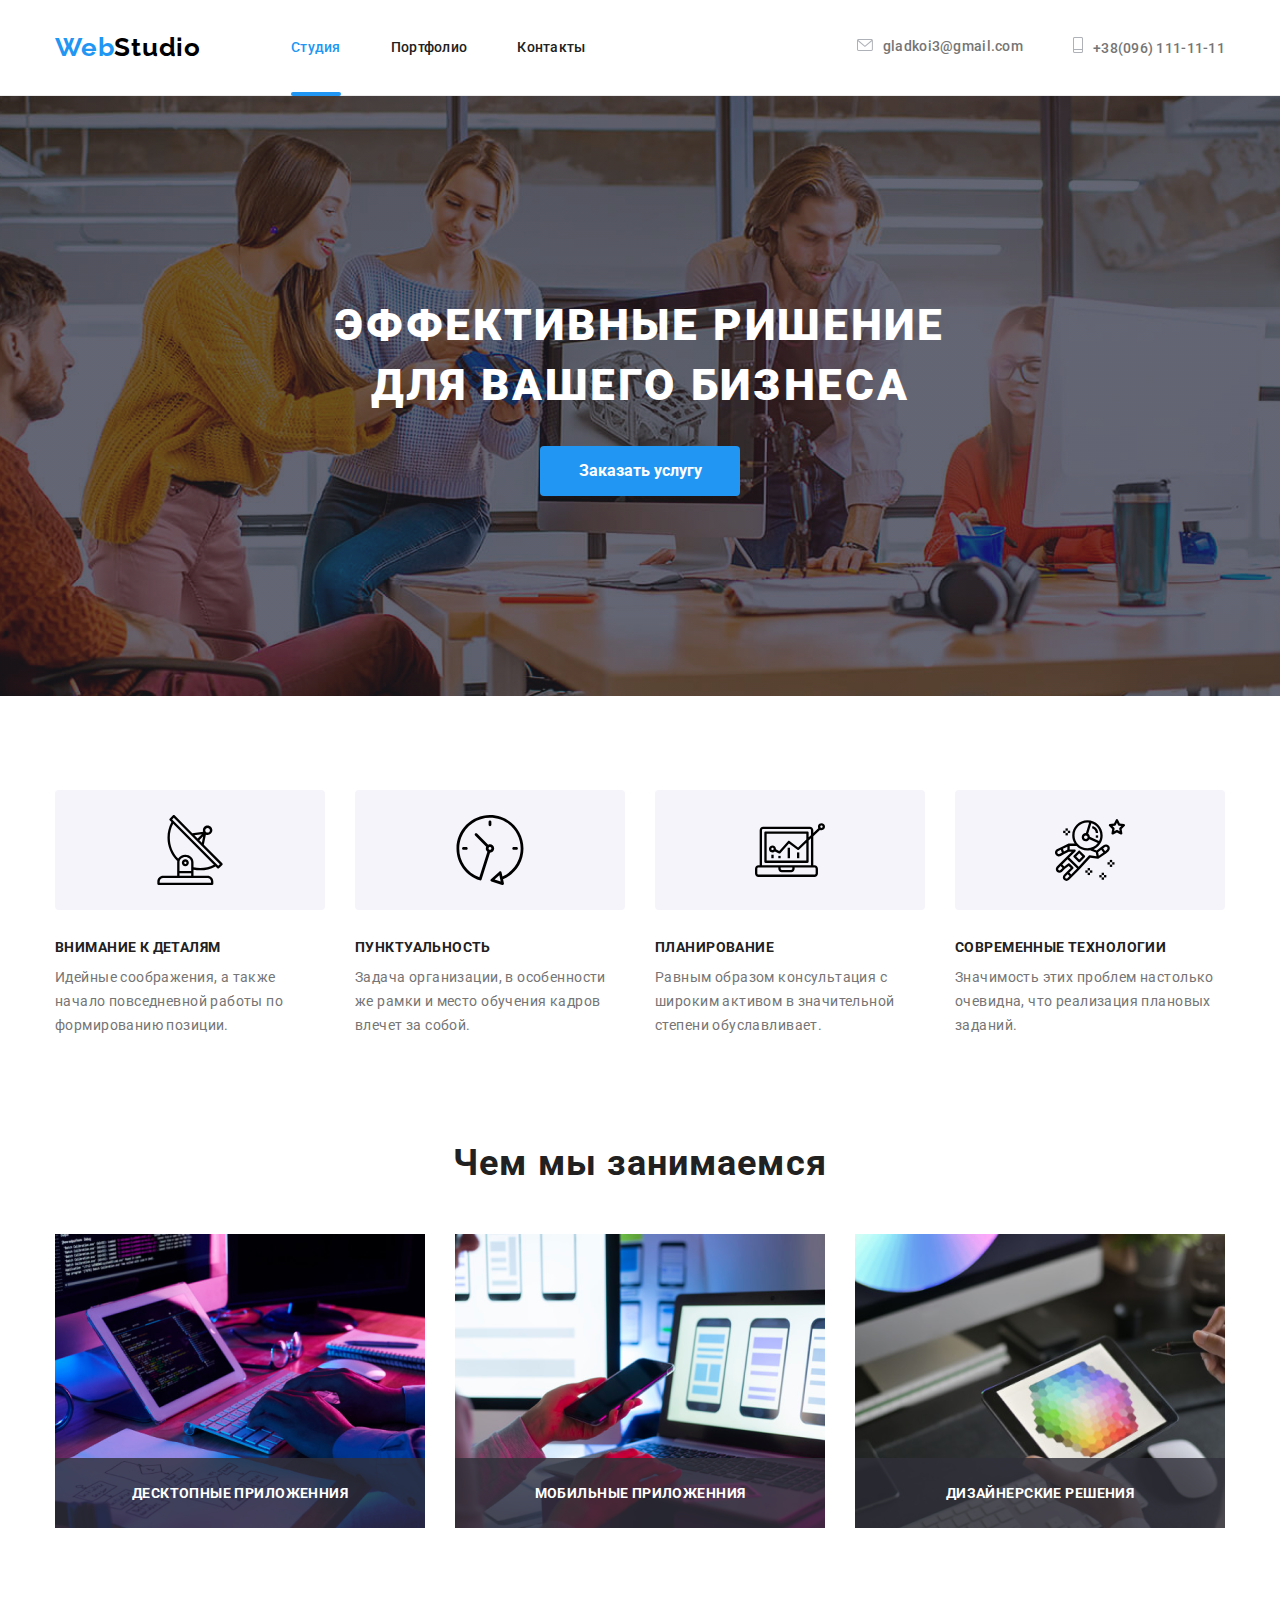
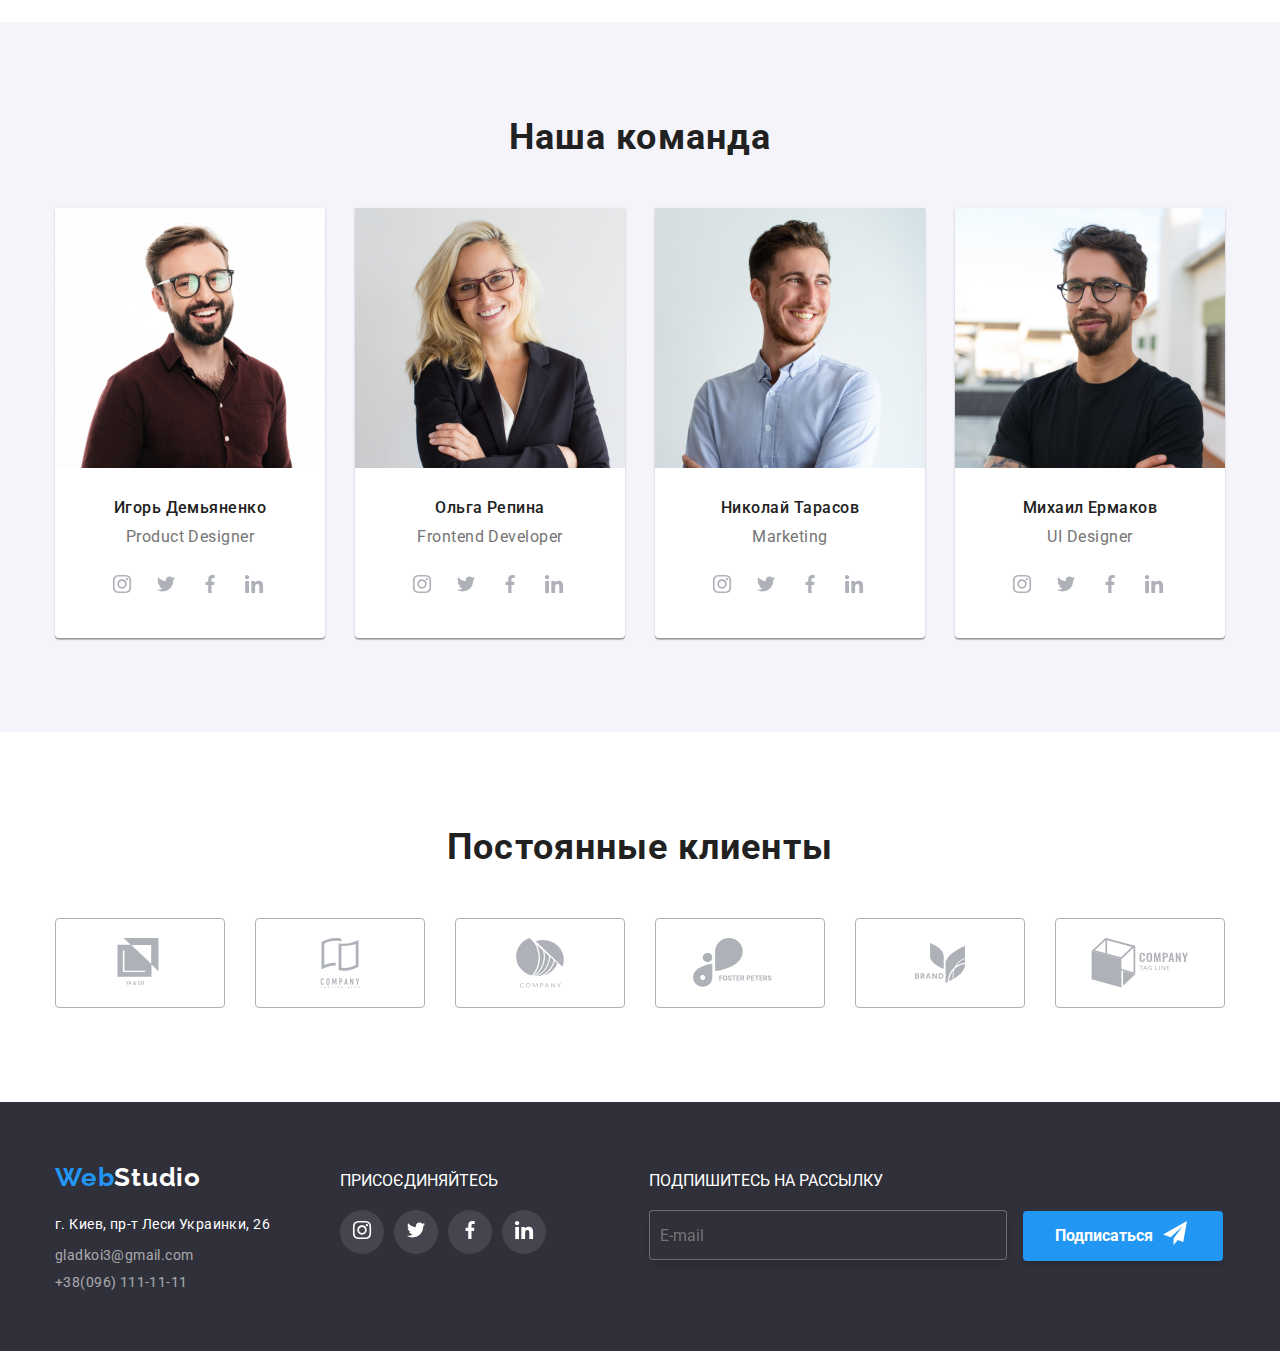
<file: index.html>
<!DOCTYPE html>
<html lang="ru">

<head>
  <!-- Служебная информация -->
  <meta charset="utf-8" />
  <title>ДЗ по первому</title>
  <link rel="preconnect" href="https://fonts.gstatic.com" />
  <link href="https://fonts.googleapis.com/css2?family=Raleway:wght@700&family=Roboto:wght@400;500;700;900&display=swap"
    rel="stylesheet" />
  <link rel="stylesheet"
    href="https://cdnjs.cloudflare.com/ajax/libs/modern-normalize/1.0.0/modern-normalize.min.css" />
  <link rel="stylesheet" href="./css/main.min.css" />
</head>

<body>
  <!---Шапка -->
  <header class="header">
    <div class="container">
      <nav class="site-nav">
        <a href="" class="logo"><span class="logo-accent">Web</span><span class="logo-studio">Studio</span>
        </a>

        <ul class="site-nav__item list">
          <li class="site-nav__menu">
            <a href="./index.html" class="site-nav__link line current">Студия</a>
          </li>
          <li class="site-nav__menu">
            <a href="./portfolio.html" class="site-nav__link line">Портфолио</a>
          </li>
          <li class="site-nav__menu">
            <a href="" class="site-nav__link line">Контакты</a>
          </li>
        </ul>
      </nav>
      <ul class="contacts list">
        <!-- Ссылка на адрес электронной почты  -->
        <li class="contacts__item">
          <a href="mailto:gladkoi3@gmail.com" class="contacts__link ">
            <svg class="contacts__mail">
              <use href="./svg/sprite.svg#senvelope" ></use>
            </svg>gladkoi3@gmail.com</a>
        </li>
        <!-- Ссылка на телефонный номер -->
        <li class="contacts__item">
          <a href="tel:+380961111111" class="contacts__link ">
            <svg class="contacts__tel">
              <use href="./svg/sprite.svg#smartphone"></use>
            </svg>+38(096) 111-11-11</a>
        </li>
      </ul>
    </div>
  </header>
  <!--Решение бизнеса -->

  <!-- Герой -->
  <main>
    <section class="hero">
      <div class="container">
        <h1 class="hero__title">
          ЭФФЕКТИВНЫЕ РИШЕНИЕ<br />
          ДЛЯ ВАШЕГО БИЗНЕСА
        </h1>
        <button data-modal-open class="hero__button current">Заказать услугу</button>
      </div>
    </section>
  </main>
  <!-- Преимущества(advantages) -->

  <section class="section advantages">
    <div class="container">
      <h2 class="section-title visually-hidden">Методология работы</h2>

      <ul class="advantages__list list">
        <div class="advantages__wraper">
          <li class="advantages__item">
            <svg class="advantages__icon">
              <use href="./svg/sprite.svg#antenna"></use>
            </svg>
            <h3 class="advantages__title">ВНИМАНИЕ К ДЕТАЛЯМ</h3>

            <p class="advantages__text">
              Идейные соображения, а также начало повседневной работы по
              формированию позиции.
            </p>
          </li>
          <li class="advantages__item">
            <svg class="advantages__icon">
              <use href="./svg/sprite.svg#clock"></use>
            </svg>

            <h3 class="advantages__title">ПУНКТУАЛЬНОСТЬ</h3>
            <p class="advantages__text">
              Задача организации, в особенности же рамки и место обучения
              кадров влечет за собой.
            </p>
          </li>
          <li class="advantages__item">
            <svg class="advantages__icon">
              <use href="./svg/sprite.svg#diagram"></use>
            </svg>
            <h3 class="advantages__title">ПЛАНИРОВАНИЕ</h3>
            <p class="advantages__text">
              Равным образом консультация с широким активом в значительной
              степени обуславливает.
            </p>
          </li>
          <li class="advantages__item">
            <svg class="advantages__icon">
              <use href="./svg/sprite.svg#astronaut"></use>
            </svg>
            <h3 class="advantages__title">СОВРЕМЕННЫЕ ТЕХНОЛОГИИ</h3>
            <p class="advantages__text">
              Значимость этих проблем настолько очевидна, что реализация
              плановых заданий.
            </p>
          </li>
        </div>
      </ul>
    </div>
  </section>

  <!--- Чем занимаемся -->

  <section class="section work">
    <div class="container">
      <h2 class="section-title">Чем мы занимаемся</h2>
      <ul class="work__list list">
        <li class="work__item">
          <div class="product-thumb">
            <a href=""></a>
            <img src="./img/1.png" alt="" width="370" height="294" />
            <div class="work__wrapper">
              <p class="work__text">ДЕСКТОПНЫЕ ПРИЛОЖЕННИЯ</p>
            </div>
          </div>
        </li>
        <li class="work__item">
          <div class="product-thumb">
            <a href=""></a>
            <img src="./img/2.png" alt="" width="370" height="294" />
            <div class="work__wrapper">
              <p class="work__text">МОБИЛЬНЫЕ ПРИЛОЖЕННИЯ</p>
            </div>
          </div>
        </li>
        <li class="work__item">
          <div class="product-thumb">
            <a href=""></a>
            <img src="./img/3.png" alt="" width="370" height="294" />
            <div class="work__wrapper">
              <p class="work__text">ДИЗАЙНЕРСКИЕ РЕШЕНИЯ</p>
            </div>
          </div>
        </li>
      </ul>
    </div>
  </section>

  <!-- Команда -->

  <section class="section team">
    <div class="container">
      <h2 class="section-title">Наша команда</h2>

      <ul class="team__list list">
        <li class="team__item">
          <img src="./img/Igor.jpg" alt="" width="270" height="260" />
          <div class="team-description">
            <h3 class="title">Игорь Демьяненко</h3>
            <p class="text"><span lang="en"> Product Designer</span></p>
            <ul class="social-list list">
              <li class="social-list__item">
                <a class="social-list__link" href="">
                  <svg class="social-list__icon">
                    <use href="./svg/sprite.svg#instagram"></use>
                  </svg>
                </a>
              </li>
              <li class="social-list__item">
                <a class="social-list__link" href="">
                  <svg class="social-list__icon">
                    <use href="./svg/sprite.svg#twitter"></use>
                  </svg>
                </a>
              </li>
              <li class="social-list___item">
                <a class="social-list__link" href="">
                  <svg class="social-list__icon">
                    <use href="./svg/sprite.svg#facebook"></use>
                  </svg>
                </a>
              </li>
              <li class="social-list___item">
                <a class="social-list__link" href="">
                  <svg class="social-list__icon">
                    <use href="./svg/sprite.svg#in"></use>
                  </svg>
                </a>
              </li>
            </ul>
          </div>
        </li>

        <li class="team__item">
          <img src="./img/Olga.jpg" alt="" width="270" height="260" />
          <div class="team-description">
            <h3 class="title">Ольга Репина</h3>
            <p class="text"><span lang="en">Frontend Developer</span></p>
            <ul class="social-list list">
              <li class="social-list__item">
                <a class="social-list__link" href="">
                  <svg class="social-list__icon">
                    <use href="./svg/sprite.svg#instagram"></use>
                  </svg>
                </a>
              </li>
              <li class="social-list__item">
                <a class="social-list__link" href="">
                  <svg class="social-list__icon">
                    <use href="./svg/sprite.svg#twitter"></use>
                  </svg>
                </a>
              </li>
              <li class="social-list__item">
                <a class="social-list__link" href="">
                  <svg class="social-list__icon">
                    <use href="./svg/sprite.svg#facebook"></use>
                  </svg>
                </a>
              </li>
              <li class="social-list__item">
                <a class="social-list__link" href="">
                  <svg class="social-list__icon">
                    <use href="./svg/sprite.svg#in"></use>
                  </svg>
                </a>
              </li>
            </ul>
          </div>
        </li>

        <li class="team__item">
          <img src="./img/Nikolai.jpg" alt="" width="270" height="260" />
          <div class="team-description">
            <h3 class="title">Николай Тарасов</h3>
            <p class="text"><span lang="en">Marketing</span></p>
            <ul class="social-list list">
              <li class="social-list___item">
                <a class="social-list__link" href="">
                  <svg class="social-list__icon">
                    <use href="./svg/sprite.svg#instagram"></use>
                  </svg>
                </a>
              </li>
              <li class="social-list___item">
                <a class="social-list__link" href="">
                  <svg class="social-list__icon">
                    <use href="./svg/sprite.svg#twitter"></use>
                  </svg>
                </a>
              </li>
              <li class="social-list___item">
                <a class="social-list__link" href="">
                  <svg class="social-list__icon">
                    <use href="./svg/sprite.svg#facebook"></use>
                  </svg>
                </a>
              </li>
              <li class="social-list___item">
                <a class="social-list__link" href="">
                  <svg class="social-list__icon">
                    <use href="./svg/sprite.svg#in"></use>
                  </svg>
                </a>
              </li>
            </ul>
          </div>
        </li>

        <li class="team__item">
          <img src="./img/Michail.jpg" alt="" width="270" height="260" />
          <div class="team-description">
            <h3 class="title">Михаил Ермаков</h3>
            <p class="text"><span lang="en">UI Designer</span></p>
            <ul class="social-list list">
              <li class="social-list__item">
                <a class="social-list__link" href="">
                  <svg class="social-list__icon">
                    <use href="./svg/sprite.svg#instagram"></use>
                  </svg>
                </a>
              </li>
              <li class="social-list__item">
                <a class="social-list__link" href="">
                  <svg class="social-list__icon">
                    <use href="./svg/sprite.svg#twitter"></use>
                  </svg>
                </a>
              </li>
              <li class="social-list__item">
                <a class="social-list__link" href="">
                  <svg class="social-list__icon">
                    <use href="./svg/sprite.svg#facebook"></use>
                  </svg>
                </a>
              </li>
              <li class="social-list__item">
                <a class="social-list__link" href="">
                  <svg class="social-list__icon">
                    <use href="./svg/sprite.svg#in"></use>
                  </svg>
                </a>
              </li>
            </ul>
          </div>
        </li>
      </ul>
    </div>
  </section>

  <section class="section  client">
    <div class="container">
      <h2 class="section-title">Постоянные клиенты</h2>
      <ul class="client__list list">
        <li class="client__item">
          <a class="client__link" href="">
            <svg class="client__icon">
              <use href="./svg/sprite.svg#logo1"></use>
            </svg>
          </a>
        </li>
        <li class="client__item">
          <a class="client__link" href="">
            <svg class="client__icon">
              <use href="./svg/sprite.svg#logo2"></use>
            </svg>
          </a>
        </li>
        <li class="client__item">
          <a class="client__link" href="">
            <svg class="client__icon">
              <use href="./svg/sprite.svg#logo3"></use>
            </svg>
          </a>
        </li>
        <li class="client__item">
          <a class="client__link" href="">
            <svg class="client__icon">
              <use href="./svg/sprite.svg#logo4"></use>
            </svg>
          </a>
        </li>
        <li class="client__item">
          <a class="client__link" href="">
            <svg class="client__icon">
              <use href="./svg/sprite.svg#logo5"></use>
            </svg>
          </a>
        </li>
        <li class="client__item">
          <a class="client__link" href="">
            <svg class="client__icon">
              <use href="./svg/sprite.svg#logo6"></use>
            </svg>
          </a>
        </li>
      </ul>
    </div>
  </section>
  </main>
  <!--Подвал-->

  <footer class="footer">
    <div class="container">
      <div class="addres-container">
        <a href="" class="logo"><span class="logo-accent">Web</span><span class="logo-white">Studio</span>
        </a>
        <address class="addres-text">г. Киев, пр-т Леси Украинки, 26</address>
        <ul class="footer-list list">
          <!-- Ссылка на адрес электронной почты  -->
          <li class="footer-list__addres">
            <a href="mailto:gladkoi3@gmail.com " class="link">gladkoi3@gmail.com</a>
          </li>
          <!-- Ссылка на телефонный номер -->
          <li class="footer-list__addres">
            <a href="tel:+380961111111" class="link">+38(096) 111-11-11</a>
          </li>
        </ul>
      </div>
      <div class="">
        <p class="footer-list__text">ПРИСОЄДИНЯЙТЕСЬ</p>
        <ul class="footer-list__items list">
          <li class="">
            <a class="footer-list__link" href="">
              <svg class="footer-list__icon">
                <use href="./svg/sprite.svg#instagram"></use>
              </svg>
            </a>
          </li>
          <li class="">
            <a class="footer-list__link" href="">
              <svg class="footer-list__icon">
                <use href="./svg/sprite.svg#twitter"></use>
              </svg>
            </a>
          </li>
          <li class="">
            <a class="footer-list__link" href="">
              <svg class="footer-list__icon">
                <use href="./svg/sprite.svg#facebook"></use>
              </svg>
            </a>
          </li>
          <li class="">
            <a class="footer-list__link" href="">
              <svg class="footer-list__icon">
                <use href="./svg/sprite.svg#in"></use>
              </svg>
            </a>
          </li>
        </ul>
      </div>
      <div class="futter-field">
        <p class="footer-list__text">Подпишитесь на рассылку</p>

        <input type="email" name="email" placeholder="E-mail" class="footer-input-field">
        <div class="contain-footer-field">
          <button type=" submit" class="button futter-button">Подписаться
            <a class="" href="">
              <svg class="footer-svg">
                <use href="./svg/sprite.svg#send"></use>
              </svg>
            </a>
          </button>

        </div>
      </div>
    </div>
  </footer>

  <div data-modal class="backdrop is-hidden">
    <div class="modal">
      <button data-modal-close class="modal-button">
        <svg class="modal-icon">
          <use href="./svg/sprite.svg#close1"></use>
        </svg>
      </button>


      <form class="form-field">

        <b class="text-form">Оставьте свои данные, мы вам перезвоним</b>

        <div class="form-field__wrapper">
          <label for="user-name" class="form-field__text">Имя</label>
          <input type="text" name="user-name" id="user-name" class="form-field__input">
          <svg class="form-field__icon">
            <use href="./svg/sprite.svg#man"></use>
          </svg>
        </div>

        <div class="form-field__wrapper ">
          <label for="tel" class="form-field__text">Телефон</label>
          <input type="tel" name="tel" id="tel" class="form-field__input">
          <svg class="form-field__icon">
            <use href="./svg/sprite.svg#mob"></use>
          </svg>
        </div>


        <div class="form-field__wrapper">
          <label for="email" class="form-field__text">Почта</label>
          <input type="tel" name="email" id="email" class="form-field__input">
          <svg class="form-field__icon">
            <use href="./svg/sprite.svg#mail"></use>
          </svg>
        </div>


        <div class="form-field__wrapper">
          <label for="comment" class="form-field__text">Комментарий</label>
          <textarea name="comment" id="comment" cols="30" rows="7" class="form-field__coment"></textarea>
        </div>

        <div class="checkbox">

          <label for="agreement" class="agreement-title">
            <input type="checkbox" name="agreement" id="agreement" class="checkbox__input">
            <span class="checkbox__icon"></span>
            Соглашаюсь с рассылкой и принимаю <a href="" class="checkbox__link"> Условия
              договора</a>
          </label>

        </div>

        <button type="submit" class="button">Отправить</button>


      </form>
    </div>
  </div>
  <script src="./js/modal.js"></script>
</body>

</html>
</file>
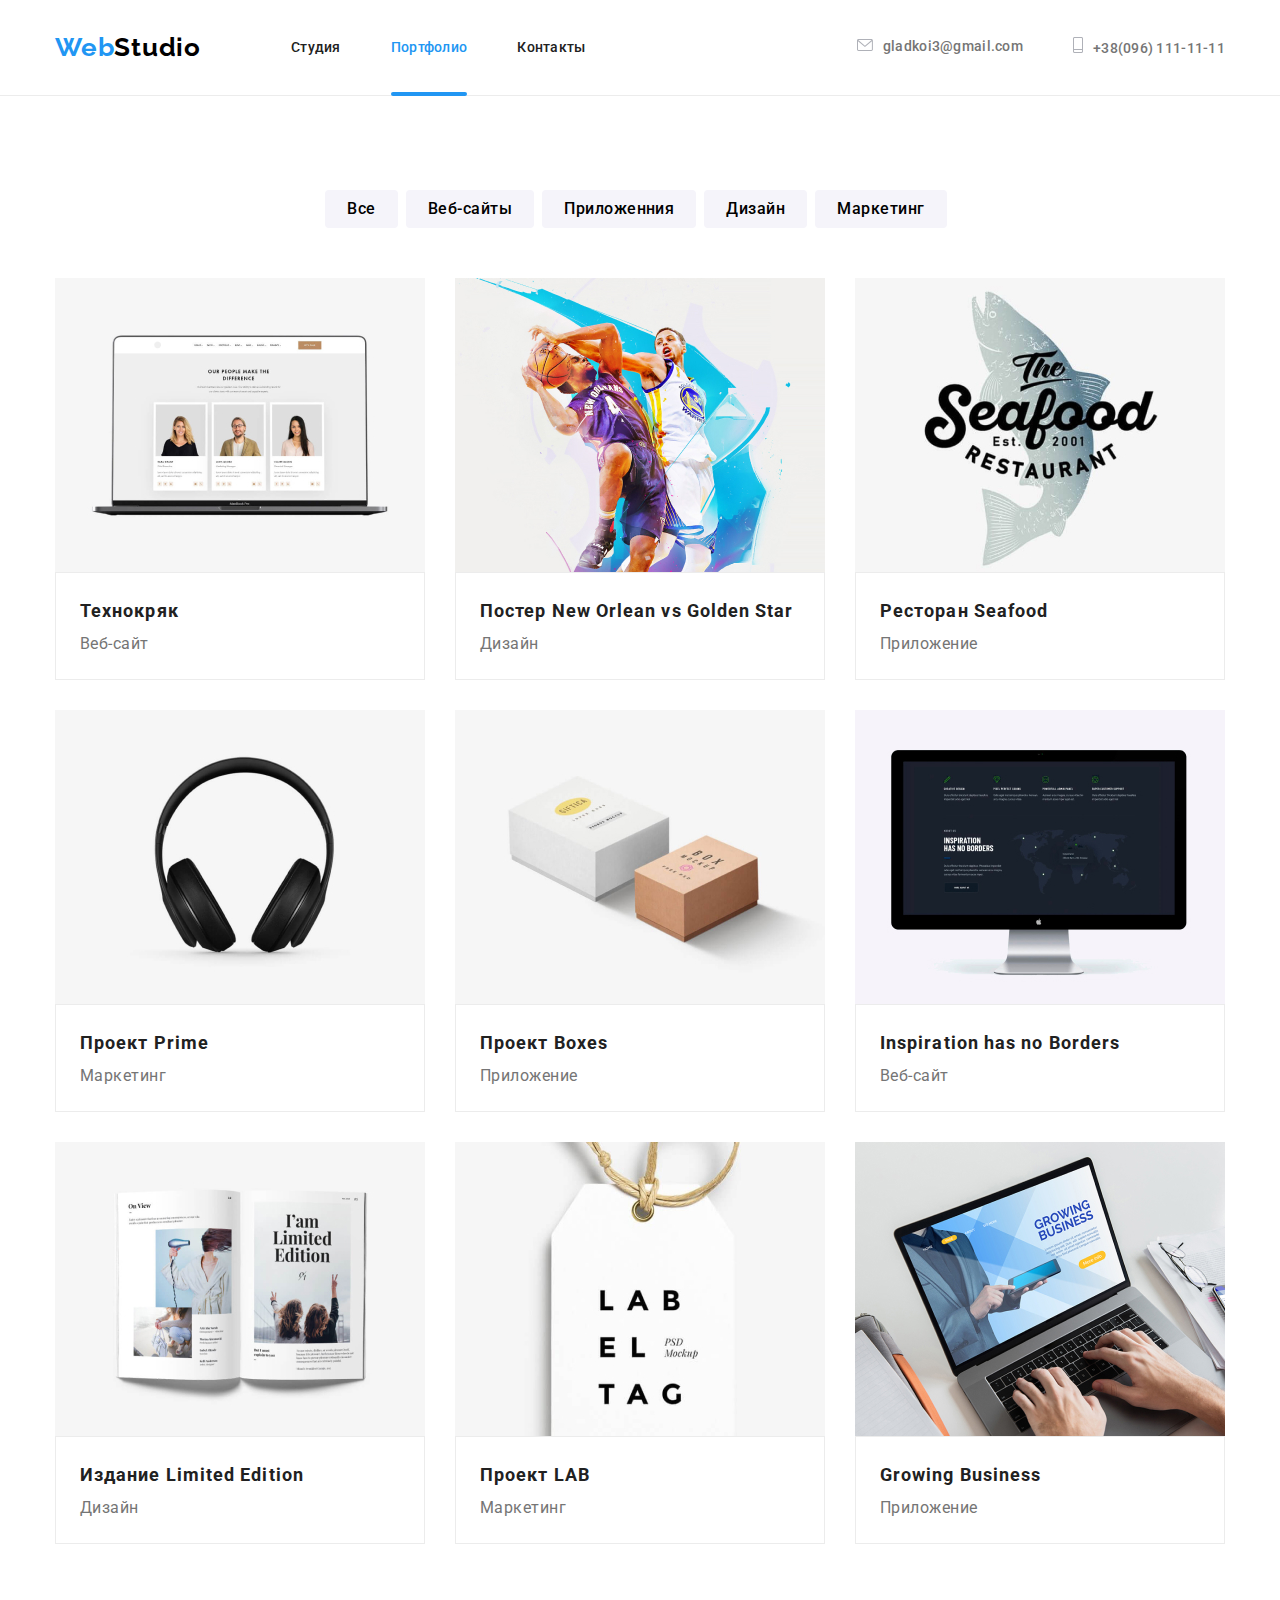
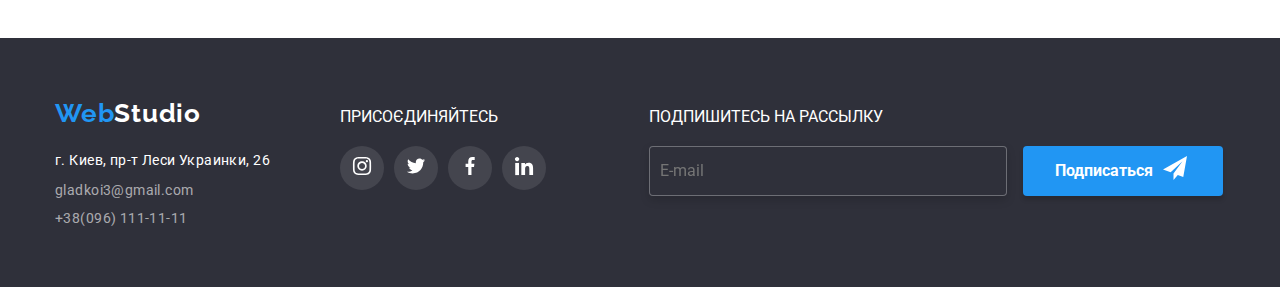
<file: portfolio.html>
<!DOCTYPE html>
<html lang="ru">

<head>
  <!-- Служебная информация -->
  <meta charset="utf-8" />
  <title>Portfolio</title>
  <link rel="preconnect" href="https://fonts.gstatic.com" />
  <link href="https://fonts.googleapis.com/css2?family=Raleway:wght@700&family=Roboto:wght@400;500;700;900&display=swap"
    rel="stylesheet" />
  <link rel="stylesheet"
    href="https://cdnjs.cloudflare.com/ajax/libs/modern-normalize/1.0.0/modern-normalize.min.css" />
  <link rel="stylesheet" href="./css/main.min.css" />
</head>

<body>
  <!---Шапка -->
  <header class="header ">
    <div class="container  ">
      <nav class="site-nav">
        <a href="" class="logo"><span class="logo-accent">Web</span><span class="logo-studio">Studio</span>
        </a>

        <ul class="site-nav__item list">
          <li class="site-nav__menu">
            <a href="./index.html" class="site-nav__link line ">Студия</a>
          </li>
          <li class="site-nav__menu">
            <a href="./portfolio.html" class="site-nav__link line current">Портфолио</a>
          </li>
          <li class="site-nav__menu">
            <a href="" class="site-nav__link line">Контакты</a>
          </li>
        </ul>
      </nav>
      <ul class="contacts list">
        <!-- Ссылка на адрес электронной почты  -->
        <li class="contacts__item">
          <a href="mailto:gladkoi3@gmail.com" class="contacts__link ">
            <svg class="contacts__mail">
              <use href="./svg/sprite.svg#senvelope" ></use>
            </svg>gladkoi3@gmail.com</a>
        </li>
        <!-- Ссылка на телефонный номер -->
        <li class="contacts__item">
          <a href="tel:+380961111111" class="contacts__link ">
            <svg class="contacts__tel">
              <use href="./svg/sprite.svg#smartphone"></use>
            </svg>+38(096) 111-11-11</a>
        </li>
      </ul>
    </div>
  </header>
  
    <!-- Filters -->

    <section class="section-main-portfolio">
      <div class="container">
        <ul class="items-button list">
          <li class="item-button">
            <button type="button" class="filter current">Все</button>
          </li>
          <li class="item-button">
            <button type="button" class="filter">Веб-сайты</button>
          </li>
          <li class="item-button">
            <button type="button" class="filter">Приложенния</button>
          </li>
          <li class="item-button">
            <button type="button" class="filter">Дизайн</button>
          </li>
          <li class="item-button">
            <button type="button" class="filter">Маркетинг</button>
          </li>
        </ul>

        <!-- Project -->

        <h1 class="visually-hidden">Проекты</h1>

        <ul class="list project">

          <li class="project__item">

            <a href="" class="project__link">
              <div class="project__thumb">


                <img src="./portfolio-img/img.jpg" alt="Веб-сайт" width="370" height="294" />
                <p class="project__description">Технокряк это современная площадка распространения коронавируса. Компании
                  используют эту платформу для цифрового шпионажа и атак на защищённые сервера конкурентов.</p>


              </div>
              <div class="project__content">
                <h2 class="project__name">Технокряк</h2>
                <p class="project__text">Веб-сайт</p>
              </div>
            </a>


          </li>

          <li class="project__item">
            <a href="" class="project__link">
              <div class="project__thumb">
                <img src="./portfolio-img/img1.jpg" alt="Дизайн" width="370" height="294" />
                <p class="project__description">Технокряк это современная площадка распространения коронавируса. Компании
                  используют эту платформу для цифрового шпионажа и атак на защищённые сервера конкурентов.</p>
              </div>
              <div class="project__content">
                <h2 class="project__name">Постер New Orlean vs Golden Star</h2>
                <p class="project__text">Дизайн</p>
              </div>
            </a>
          </li>

          <li class="project__item">
            <a href="" class="project__link">
              <div class="project__thumb">
                <img src="./portfolio-img/img2.jpg" alt="Приложение" width="370" height="294" />
                <p class="project__description">Технокряк это современная площадка распространения коронавируса. Компании
                  используют эту платформу для цифрового шпионажа и атак на защищённые сервера конкурентов.</p>
              </div>
              <div class="project__content">
                <h2 class="project__name">Ресторан Seafood</h2>
                <p class="project__text">Приложение</p>
              </div>
            </a>
          </li>

          <li class="project__item">
            <a href="" class="project__link">
              <div class="project__thumb">
                <img src="./portfolio-img/img3.jpg" alt="Маркетинг" width="370" height="294" />
                <p class="project__description">Технокряк это современная площадка распространения коронавируса. Компании
                  используют эту платформу для цифрового шпионажа и атак на защищённые сервера конкурентов.</p>
              </div>
              <div class="project__content">
                <h2 class="project__name">Проект Prime</h2>
                <p class="project__text">Маркетинг</p>
              </div>
            </a>
          </li>

          <li class="project__item">
            <a href="" class="project__link">
              <div class="project__thumb">
                <img src="./portfolio-img/img4.jpg" alt="Приложение" width="370" height="294" />
                <p class="project__description">Технокряк это современная площадка распространения коронавируса. Компании
                  используют эту платформу для цифрового шпионажа и атак на защищённые сервера конкурентов.</p>
              </div>
              <div class="project__content">
                <h2 class="project__name">Проект Boxes</h2>
                <p class="project__text">Приложение</p>
              </div>
            </a>
          </li>

          <li class="project__item">
            <a href="" class="project__link">
              <div class="project__thumb">
                <img src="./portfolio-img/img5.jpg" alt="Веб-сайт" width="370" height="294" />
                <p class="project__description">Технокряк это современная площадка распространения коронавируса. Компании
                  используют эту платформу для цифрового шпионажа и атак на защищённые сервера конкурентов.</p>
              </div>
              <div class="project__content">
                <h2 lang="en" class="project__name">
                  Inspiration has no Borders
                </h2>
                <p class="project__text">Веб-сайт</p>
              </div>
            </a>
          </li>

          <li class="project__item">
            <a href="" class="project__link">
              <div class="project__thumb">
                <img src="./portfolio-img/img6.jpg" alt="Дизайн" width="370" height="294" />
                <p class="project__description">Технокряк это современная площадка распространения коронавируса. Компании
                  используют эту платформу для цифрового шпионажа и атак на защищённые сервера конкурентов.</p>
              </div>
              <div class="project__content">
                <h2 class="project__name">Издание Limited Edition</h2>
                <p class="project__text">Дизайн</p>
              </div>
            </a>
          </li>

          <li class="project__item">
            <a href="" class="project__link">
              <div class="project__thumb">
                <img src="./portfolio-img/img7.jpg" alt="Маркетинг" width="370" height="294" />
                <p class="project__description">Технокряк это современная площадка распространения коронавируса. Компании
                  используют эту платформу для цифрового шпионажа и атак на защищённые сервера конкурентов.</p>
              </div>
              <div class="project__content">
                <h2 class="project__name">Проект LAB</h2>
                <p class="project__text">Маркетинг</p>
              </div>
            </a>
          </li>

          <li class="project__item">
            <a href="" class="project__link">
              <div class="project__thumb">
                <img src="./portfolio-img/img8.jpg" alt="Приложение" width="370" height="294" />
                <p class="project__description">Технокряк это современная площадка распространения коронавируса. Компании
                  используют эту платформу для цифрового шпионажа и атак на защищённые сервера конкурентов.</p>
              </div>
              <div class="project__content">
                <h2 lang="en" class="project__name">Growing Business</h2>
                <p class="project__text">Приложение</p>
              </div>
            </a>
          </li>
        </ul>
      </div>
    </section>
  </main>
  <!--Подвал-->
  
  <footer class="footer">
    <div class="container">
      <div class="addres-container">
        <a href="" class="logo"><span class="logo-accent">Web</span><span class="logo-white">Studio</span>
        </a>
        <address class="addres-text">г. Киев, пр-т Леси Украинки, 26</address>
        <ul class="footer-list list">
          <!-- Ссылка на адрес электронной почты  -->
          <li class="footer-list__addres">
            <a href="mailto:gladkoi3@gmail.com " class="link">gladkoi3@gmail.com</a>
          </li>
          <!-- Ссылка на телефонный номер -->
          <li class="footer-list__addres">
            <a href="tel:+380961111111" class="link">+38(096) 111-11-11</a>
          </li>
        </ul>
      </div>
      <div class="">
        <p class="footer-list__text">ПРИСОЄДИНЯЙТЕСЬ</p>
        <ul class="footer-list__items list">
          <li class="">
            <a class="footer-list__link" href="">
              <svg class="footer-list__icon">
                <use href="./svg/sprite.svg#instagram"></use>
              </svg>
            </a>
          </li>
          <li class="">
            <a class="footer-list__link" href="">
              <svg class="footer-list__icon">
                <use href="./svg/sprite.svg#twitter"></use>
              </svg>
            </a>
          </li>
          <li class="">
            <a class="footer-list__link" href="">
              <svg class="footer-list__icon">
                <use href="./svg/sprite.svg#facebook"></use>
              </svg>
            </a>
          </li>
          <li class="">
            <a class="footer-list__link" href="">
              <svg class="footer-list__icon">
                <use href="./svg/sprite.svg#in"></use>
              </svg>
            </a>
          </li>
        </ul>
      </div>
      <div class="futter-field">
        <p class="footer-list__text">Подпишитесь на рассылку</p>

        <input type="email" name="email" placeholder="E-mail" class="footer-input-field">
        <div class="contain-footer-field">
          <button type=" submit" class="button futter-button">Подписаться
            <a class="" href="">
              <svg class="footer-svg">
                <use href="./svg/sprite.svg#send"></use>
              </svg>
            </a>
          </button>

        </div>
      </div>
    </div>
  </footer>
</body>

</html>
</file>
<file: css/main.min.css>
:root{--prymary-text-color: #757575;--prymary-bg-color: #e5e5e5;--minor-bg-color: #f5f4fa;--title-text-color: #212121;--accent-color: #2196f3;--black-text: #000000;--white-text: #ffffff}body{background-color:#ffffff;color:var(--prymary-text-color);font-family:Roboto, sans-serif}a{text-decoration:none}h1,h2,h3,h4,h5,h6{margin:0}ul,ol{margin:0;padding:0}p{margin:0}img{display:block}.list{padding:0px;margin:0px;list-style:none}.visually-hidden{position:absolute;width:1px;height:1px;margin:-1px;border:0;padding:0;white-space:nowrap;clip-path:inset(100%);clip:rect(0 0 0 0);overflow:hidden}.container{margin:0 auto;padding:0 15px;width:1200px}.section-title{color:var(--title-text-color);font-weight:bold;font-size:36px;line-height:42px;text-align:center;padding:0px;margin:0px;letter-spacing:0.03em}.logo-accent{color:var(--accent-color)}.logo-studio{color:var(--black-text)}.header{padding-top:32px;padding-bottom:32px;border-bottom:1px solid #ececec}.header .container{display:flex;align-items:center}.header .logo{font-family:Raleway, cursive;letter-spacing:0.03em;font-weight:bold;font-size:26px;line-height:1.19;margin-right:90px}.site-nav{display:flex;align-items:center}.site-nav__menu:not(:last-child){margin-right:50px}.site-nav__item{display:flex}.site-nav__link{color:var(--title-text-color);font-weight:500;font-size:14px;line-height:1.14;letter-spacing:0.02em}.site-nav__link.current{color:var(--accent-color)}.site-nav__link:hover,.site-nav__link:focus{color:var(--accent-color);transition:250ms cubic-bezier(0.4, 0, 0.2, 1)}.contacts.list{display:flex;margin-left:auto}.contacts__item:not(:last-child){margin-right:50px}.contacts__item{display:flex;justify-content:center;align-items:center}.contacts__link{color:var(--prymary-text-color);font-weight:500;font-size:14px;line-height:1.14;letter-spacing:0.02em;margin-bottom:0px}.contacts__link:hover,.contacts__link:focus{color:var(--accent-color);transition:250ms cubic-bezier(0.4, 0, 0.2, 1)}.contacts__item:hover .contacts__mail,.contacts__item:focus .contacts__mail{fill:var(--accent-color);transition:250ms cubic-bezier(0.4, 0, 0.2, 1)}.contacts__mail{align-items:center;width:16px;height:12px;margin-right:10px;fill:#afb1b8}.contacts__tel{align-items:center;width:10px;height:16px;margin-right:10px;fill:#afb1b8}.contacts__item:hover .contacts__tel,.contacts__item:focus .contacts__tel{fill:var(--accent-color);transition:250ms cubic-bezier(0.4, 0, 0.2, 1)}.line{position:relative}.line.current::after{display:block;content:"";width:100%;height:4px;margin-top:35px;position:absolute;background-color:var(--accent-color);border-radius:2px;opacity:1}.hero{display:block;text-align:center;background-repeat:no-repeat;background-position:center;margin:auto;max-width:1600px;height:600px;padding-top:200px;padding-bottom:280px;background-image:linear-gradient(rgba(47,48,58,0.4), rgba(47,48,58,0.4)),url(../img/bg.jpg)}.hero__title{margin-top:0px;margin-bottom:0px;color:var(--white-text);font-weight:900;font-size:44px;line-height:1.36;text-align:center;letter-spacing:0.06em;margin-bottom:30px}.hero__button{display:inline-block;color:var(--white-text);background-color:var(--accent-color);min-width:200px;font-weight:bold;font-size:16px;line-height:1.87;border:0;border-radius:4px;padding:10px 32px;cursor:pointer}.advantages{display:flex}.advantages__wraper{display:flex}.advantages__item:not(:last-child){padding-right:30px}.advantages__list{padding-top:94px;padding-bottom:94px}.advantages__title{color:var(--title-text-color);font-weight:bold;font-weight:bold;font-size:14px;line-height:1.14;margin-top:0px;margin-bottom:10px;letter-spacing:0.03em}.advantages__text{font-size:14px;line-height:1.71;margin-top:0px;margin-bottom:10px;letter-spacing:0.03em}.advantages__icon{display:block;width:270px;height:120px;padding:25px 100px 25px 100px;background-color:#f5f4fa;margin-bottom:30px;border-radius:4px}.work__text{font-family:Roboto;font-style:normal;font-weight:bold;color:var(--white-text);font-size:14px;line-height:16px;letter-spacing:0.03em}.work__wrapper{display:block;width:370px;height:70px;text-align:center;align-items:center;padding-top:27px;background-color:rgba(47,48,58,0.8);position:absolute;bottom:0}.work__list{display:flex}.work__item{padding-right:30px}.work .section-title{padding-bottom:50px}.work.work{padding-bottom:94px}.product-thumb{position:relative}.team{padding-top:94px;padding-bottom:94px;background-color:#f5f4fa}.team__list.list{display:flex;justify-content:space-between}.team .title{margin-top:30px;margin-bottom:10px}.team__item{text-align:center;box-shadow:0px 1px 3px rgba(0,0,0,0.12),0px 1px 1px rgba(0,0,0,0.14),0px 2px 1px rgba(0,0,0,0.2);border-radius:0px 0px 4px 4px;background-color:#fff}.team .section-title{margin-bottom:50px}.team-description{padding-bottom:32px}.team .title{color:var(--title-text-color);font-weight:500;font-size:16px;line-height:1.19;letter-spacing:0.03em}.team .text{font-size:16px;line-height:1.19;letter-spacing:0.03em;margin-bottom:16px}.social-list{display:flex;justify-content:center}.social-list__link{display:flex;background-color:var(--white-text);justify-content:space-between;align-items:center;width:44px;height:44px;border-radius:50%}.social-list__link:hover,.social-list__link:focus{background-color:var(--accent-color);transition:250ms cubic-bezier(0.4, 0, 0.2, 1)}.social-list__link:hover .social-list__icon,.social-list__link:focus .social-list__icon{fill:var(--white-text);transition:250ms cubic-bezier(0.4, 0, 0.2, 1)}.social-list__icon{fill:#afb1b8;width:40px;height:40px}.client .list{display:flex;justify-content:space-between;padding-top:50px}.client__item:hover,.client__item:focus{transition:250ms cubic-bezier(0.4, 0, 0.2, 1)}.client__item:hover,.client__item:focus{transition:250ms cubic-bezier(0.4, 0, 0.2, 1)}.client__icon{fill:#afb1b8;height:50px}.client__link:hover .client__icon,.client__link:focus .client__icon{fill:var(--accent-color);transition:250ms cubic-bezier(0.4, 0, 0.2, 1)}.client__link:hover{border:solid var(--accent-color) 1px;transition:250ms cubic-bezier(0.4, 0, 0.2, 1)}.client.client{padding-top:94px;padding-bottom:94px}.client__link{display:flex;justify-content:center;align-items:center;width:170px;height:90px;border:solid #afb1b8 1px;border-radius:4px}.addres-text{margin-bottom:9px}.logo-white{color:var(--white-text)}.addres-text{color:var(--white-text);font-style:normal;font-size:14px;line-height:1.71;letter-spacing:0.03em}.addres-container{margin-right:70px}.footer{padding-bottom:60px;padding-top:60px;background-color:#2f303a}.footer .logo{font-family:Raleway, cursive;letter-spacing:0.03em;font-weight:bold;font-size:26px;line-height:1.19;display:inline-block;margin-bottom:20px}.footer .link{color:rgba(255,255,255,0.6);font-size:14px;line-height:1.19;letter-spacing:0.03em}.footer>.container{display:flex;align-items:baseline}.footer-list__text{color:var(--white-text);text-transform:uppercase}.footer-list__link{display:inline-flex;justify-content:center;border-radius:50%;width:44px;height:44px;background-color:rgba(255,255,255,0.1);margin-right:10px;margin-top:20px}.footer-list__addres:not(:last-child){margin-bottom:9px}.footer-list__icon{display:flex;fill:var(--white-text);width:40px;height:40px}.footer-list__link:hover,.footer-list__link:focus{background-color:var(--accent-color);transition:250ms cubic-bezier(0.4, 0, 0.2, 1)}.footer-list__items{display:flex}.futter-button{display:flex;color:var(--white-text);background-color:var(--accent-color);box-shadow:0px 4px 4px rgba(0,0,0,0.15);min-width:200px;font-weight:bold;font-size:16px;line-height:1.87;margin-left:12px;border-radius:4px;border:0;padding:10px 32px}.futter-field{margin-left:93px}.footer-svg{position:absolute;width:24px;height:24px;margin-left:10px}.footer-input-field{margin-top:20px;width:358px;height:50px;border:1px solid rgba(255,255,255,0.3);box-sizing:border-box;background-color:#2f303a;filter:drop-shadow(0px 4px 4px rgba(0,0,0,0.15));border-radius:4px;color:var(--prymary-text-color);padding-left:10px}.contain-footer-field{display:inline-block}.filter{display:inline-flex;font-family:inherit;font-size:16px;font-weight:500;line-height:1.62;letter-spacing:0.03em;padding-left:22px;padding-right:22px;padding-top:6px;padding-bottom:6px;border:solid 0px;cursor:pointer;background-color:#f5f4fa;border-radius:4px;transition:background-color 250ms cubic-bezier(0.4, 0, 0.2, 1)}.filter:hover,.filter:focus{background-color:var(--accent-color);color:var(--white-text);box-shadow:0px 3px 1px rgba(0,0,0,0.1),0px 1px 2px rgba(0,0,0,0.08),0px 2px 2px rgba(0,0,0,0.12);transition:250ms cubic-bezier(0.4, 0, 0.2, 1)}.section-main-portfolio{padding-top:94px;padding-bottom:94px}.items-button{display:flex;justify-content:center}.item-button{padding-right:8px;margin-bottom:50px}.project{display:flex;flex-wrap:wrap}.project__name{color:var(--title-text-color);font-size:18px;font-weight:bold;line-height:2;letter-spacing:0.06em}.project__thumb{position:relative;overflow:hidden}.project__thumb::before{content:"";width:100%;height:100%;background:rgba(33,150,243,0.9);position:absolute;opacity:0;transform:translateY(100%);transition:transform 250ms cubic-bezier(0.4, 0, 0.2, 1)}.project__link:hover .project__thumb::before,.project__link:focus .project__thumb::before{opacity:1;transform:translateY(0)}.project__link:hover .project__description{opacity:1;transform:translate(-50%, -50%);transition:transform 250ms cubic-bezier(0.4, 0, 0.2, 1)}.project__text{color:var(--prymary-text-color);font-size:16px;line-height:1.87;letter-spacing:0.03em}.project__description{font-family:Roboto;font-style:normal;font-weight:normal;font-size:18px;line-height:28px;color:var(--white-text);position:absolute;letter-spacing:0.03em;top:50%;left:50%;transform:translate(-50%, 150%);width:322px;height:168px;opacity:0}.project-bg{display:block;position:relative}.project__item{display:inline-block;width:370px;margin-right:30px;margin-bottom:30px}.project__link{display:block}.project__item:hover,.project__item:focus{box-shadow:0px 1px 1px rgba(0,0,0,0.12),0px 4px 4px rgba(0,0,0,0.06),1px 4px 6px rgba(0,0,0,0.16)}.project__item:nth-child(3n){margin-right:0}.project__item:nth-last-child(-n+3){margin-bottom:0px}.project__content{padding-top:20px;padding-bottom:20px;padding-left:24px;padding-right:24px;border:solid 1px #ececec}.backdrop{position:fixed;top:0;left:0;width:100%;height:100%;background:rgba(0,0,0,0.2)}.backdrop.is-hidden{opacity:0;pointer-events:none;visibility:hidden}.backdrop.is-hidden .modal{opacity:0;scale:5;transform:translate(-50%, -50%)}.modal{width:528px;height:581px;background-color:var(--white-text);position:absolute;top:50%;left:50%;scale:1;transform:translate(-50%, -50%);transition:250ms cubic-bezier(0.4, 0, 0.2, 1)}.modal-button{display:flex;justify-content:center;align-items:center;border-radius:50%;border:solid 1px #afb1b8;width:30px;height:30px;margin-top:8px;margin-right:8px;background-color:rgba(255,255,255,0.1);margin-left:auto}.modal-icon{width:18px;height:18px;cursor:pointer}.modal-icon:hover,.modal-icon:focus{fill:var(--accent-color);transition:250ms cubic-bezier(0.4, 0, 0.2, 1)}.form-field{display:block;padding-top:0;padding-bottom:0}.form-field .button{cursor:pointer}.coment{resize:none}.text-form{display:block;font-family:Roboto;font-style:normal;font-weight:bold;font-size:20px;line-height:23px;text-align:center;letter-spacing:0.03em;margin-bottom:12px;color:var(--title-text-color)}.form-field__wrapper{display:flex;flex-direction:column;margin-bottom:10px;padding-left:40px;padding-right:40px;margin-bottom:10px;position:relative}.form-field__input{box-sizing:border-box;margin:0px;padding:10px;border-width:1px;border-style:solid;border-color:rgba(33,33,33,0.2);border-image:initial;border-radius:4px;outline:none}.form-field__input{padding-left:35px}.form-field__wrapper:focus-within>.form-field__icon{fill:var(--accent-color);transition:250ms cubic-bezier(0.4, 0, 0.2, 1)}.form-field__input:focus,.form-field__input:hover{border:1px solid #2196F3;filter:drop-shadow(0px 4px 4px rgba(0,0,0,0.25));transition:250ms cubic-bezier(0.4, 0, 0.2, 1)}.form-field__coment{box-sizing:border-box;margin:0px;padding:10px;border-width:1px;border-style:solid;border-color:rgba(33,33,33,0.2);border-image:initial;border-radius:4px;outline:none}.form-field__coment:focus-within{border:1px solid #2196F3;filter:drop-shadow(0px 4px 4px rgba(0,0,0,0.25));transition:250ms cubic-bezier(0.4, 0, 0.2, 1)}.form-field__coment:hover,.form-field__coment:focus{border:1px solid #2196F3;filter:drop-shadow(0px 4px 4px rgba(0,0,0,0.25));transition:250ms cubic-bezier(0.4, 0, 0.2, 1)}.form-field__text{font-family:Roboto;font-style:normal;font-weight:normal;font-size:12px;line-height:14px;letter-spacing:0.01em;color:var(--prymary-text-color);margin-bottom:4px}.checkbox{display:block;text-align:center;margin-top:20px;margin-bottom:30px}.agreement-title{font-family:Roboto;font-style:normal;font-weight:normal;font-size:14px;line-height:24px;letter-spacing:0.03em;color:var(--prymary-text-color)}.form-field .button{display:block;color:var(--white-text);background-color:var(--accent-color);box-shadow:0px 4px 4px rgba(0,0,0,0.15);min-width:200px;font-weight:bold;font-size:16px;line-height:1.87;margin-left:164px;border-radius:4px;border:0;padding:10px 32px}.form-field__icon{display:inline-block;width:18px;height:18px;position:absolute;top:30px;margin-left:12px}.form-field__wrapper:hover{fill:var(--accent-color);transition:250ms cubic-bezier(0.4, 0, 0.2, 1)}.checkbox__link{display:inline;color:var(--accent-color);border-bottom:1.5px solid currentColor;line-height:0.85;margin-left:3px}.checkbox__input{position:absolute;width:1px;height:1px;margin:-1px;border:0;padding:0;white-space:nowrap;clip-path:inset(100%);clip:rect(0 0 0 0);overflow:hidden}.checkbox__icon{display:inline-block;width:16px;height:15px;border:2px solid black;border-radius:4px;margin-right:5px}.checkbox__input:checked+.checkbox__icon{border-color:var(--accent-color);background-color:var(--accent-color);background-image:url("../svg/check.svg");background-size:contain;background-origin:border-box}
/*# sourceMappingURL=main.min.css.map */
</file>
